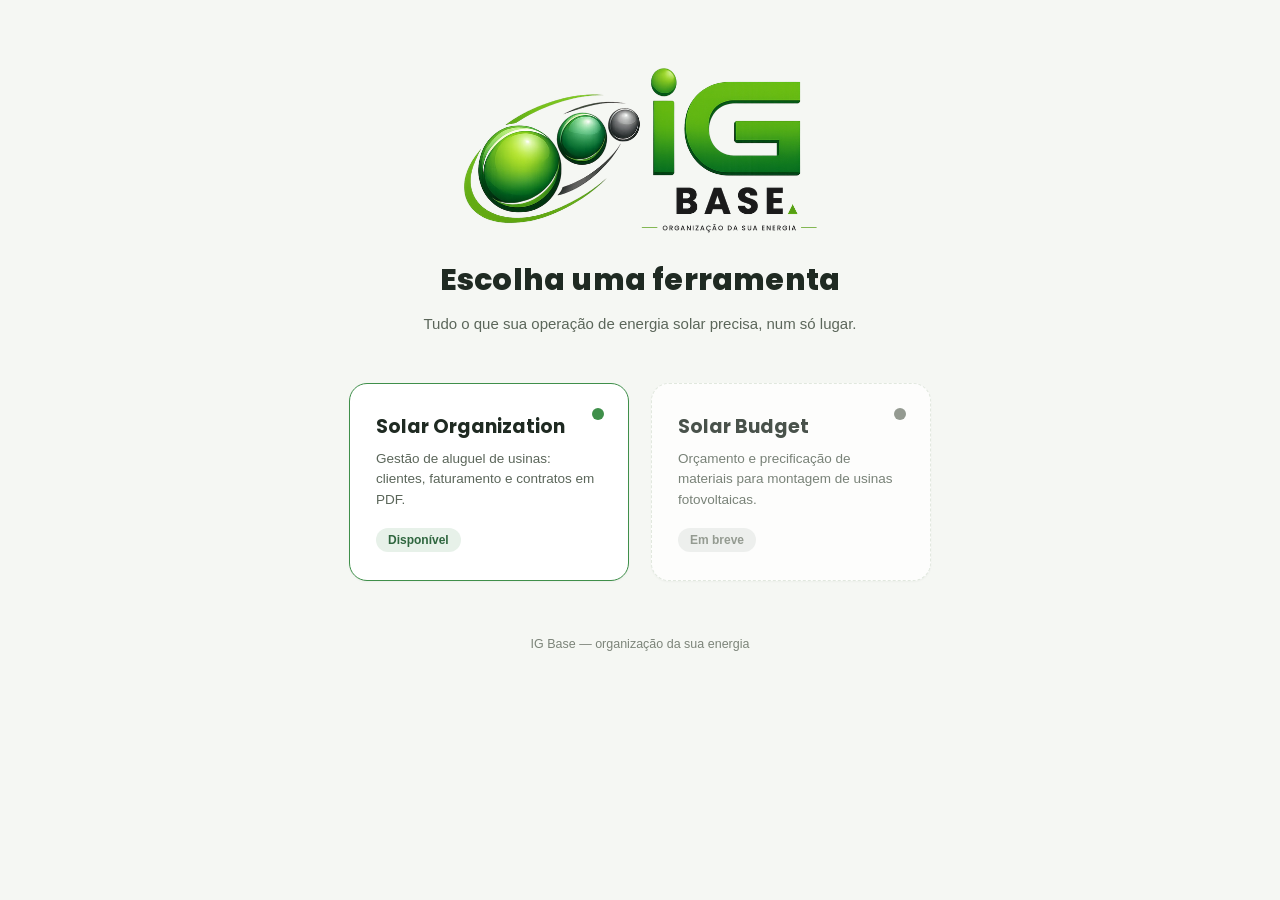
<file: ig-base-hub-index.html>
<!DOCTYPE html>
<html lang="pt-BR">
<head>
<meta charset="UTF-8" />
<meta name="viewport" content="width=device-width, initial-scale=1.0" />
<title>IG Base</title>
<link rel="preconnect" href="https://fonts.googleapis.com">
<link rel="preconnect" href="https://fonts.gstatic.com" crossorigin>
<link href="https://fonts.googleapis.com/css2?family=Poppins:wght@600;700;800&display=swap" rel="stylesheet">
<style>
  :root{
    --bg: #f5f7f3;
    --panel: #ffffff;
    --panel-border: #dde5da;
    --green-deep: #2f663f;
    --green-bright: #3f8f4a;
    --accent: #6a9a1f;
    --gray: #7c8479;
    --ink: #1f2a22;
    --ink-soft: #5b665a;
    --radius: 18px;
  }
  *{ box-sizing:border-box; }
  html,body{ height:100%; }
  body{
    margin:0; min-height:100vh; background:var(--bg); color:var(--ink);
    font-family:-apple-system,BlinkMacSystemFont,"Segoe UI",Roboto,Helvetica,Arial,sans-serif;
    display:flex; flex-direction:column; align-items:center;
    padding:64px 24px 40px;
  }
  .hero{ text-align:center; max-width:640px; }
  .hero img{ width:min(360px,78vw); height:auto; display:block; margin:0 auto 22px; }
  .hero h1{
    font-family:'Poppins',sans-serif; font-weight:800; font-size:clamp(22px,4vw,30px);
    margin:0 0 10px; letter-spacing:0.2px; color:var(--ink);
  }
  .hero p{ color:var(--ink-soft); font-size:15px; line-height:1.5; margin:0; }

  .modules{
    display:flex; flex-wrap:wrap; justify-content:center; gap:22px;
    max-width:860px; margin-top:48px; width:100%;
  }
  .card{
    background:var(--panel); border:1px solid var(--panel-border); border-radius:var(--radius);
    width:280px; padding:28px 26px; text-decoration:none; color:inherit;
    position:relative; transition:transform .18s ease, border-color .18s ease, box-shadow .18s ease;
    box-shadow:0 1px 2px rgba(31,42,34,0.04);
  }
  .card.active{ border-color:var(--green-bright); }
  .card.active:hover{ transform:translateY(-4px); border-color:var(--accent); box-shadow:0 10px 24px rgba(63,143,74,0.16); }
  .card.soon{ border-style:dashed; opacity:0.8; }
  .card .dot{ width:12px; height:12px; border-radius:50%; position:absolute; top:24px; right:24px; }
  .card.active .dot{ background:var(--green-bright); }
  .card.soon .dot{ background:var(--gray); }
  .card h2{ font-family:'Poppins',sans-serif; font-weight:700; font-size:19px; margin:0 0 8px; color:var(--ink); }
  .card p{ color:var(--ink-soft); font-size:13.5px; line-height:1.5; margin:0 0 18px; }
  .card .tag{ display:inline-block; font-size:12px; font-weight:600; padding:5px 12px; border-radius:999px; }
  .card.active .tag{ background:rgba(63,143,74,0.12); color:var(--green-deep); }
  .card.soon .tag{ background:rgba(124,132,121,0.14); color:var(--gray); }

  footer{ margin-top:56px; color:var(--gray); font-size:12.5px; text-align:center; }
</style>
</head>
<body>
  <div class="hero">
    <img src="[data-uri]" alt="IG Base">
    <h1>Escolha uma ferramenta</h1>
    <p>Tudo o que sua operação de energia solar precisa, num só lugar.</p>
  </div>

  <div class="modules">
    <a class="card active" href="/solar-organization/">
      <span class="dot"></span>
      <h2>Solar Organization</h2>
      <p>Gestão de aluguel de usinas: clientes, faturamento e contratos em PDF.</p>
      <span class="tag">Disponível</span>
    </a>
    <div class="card soon">
      <span class="dot"></span>
      <h2>Solar Budget</h2>
      <p>Orçamento e precificação de materiais para montagem de usinas fotovoltaicas.</p>
      <span class="tag">Em breve</span>
    </div>
  </div>

  <footer>IG Base — organização da sua energia</footer>
</body>
</html>
</file>
